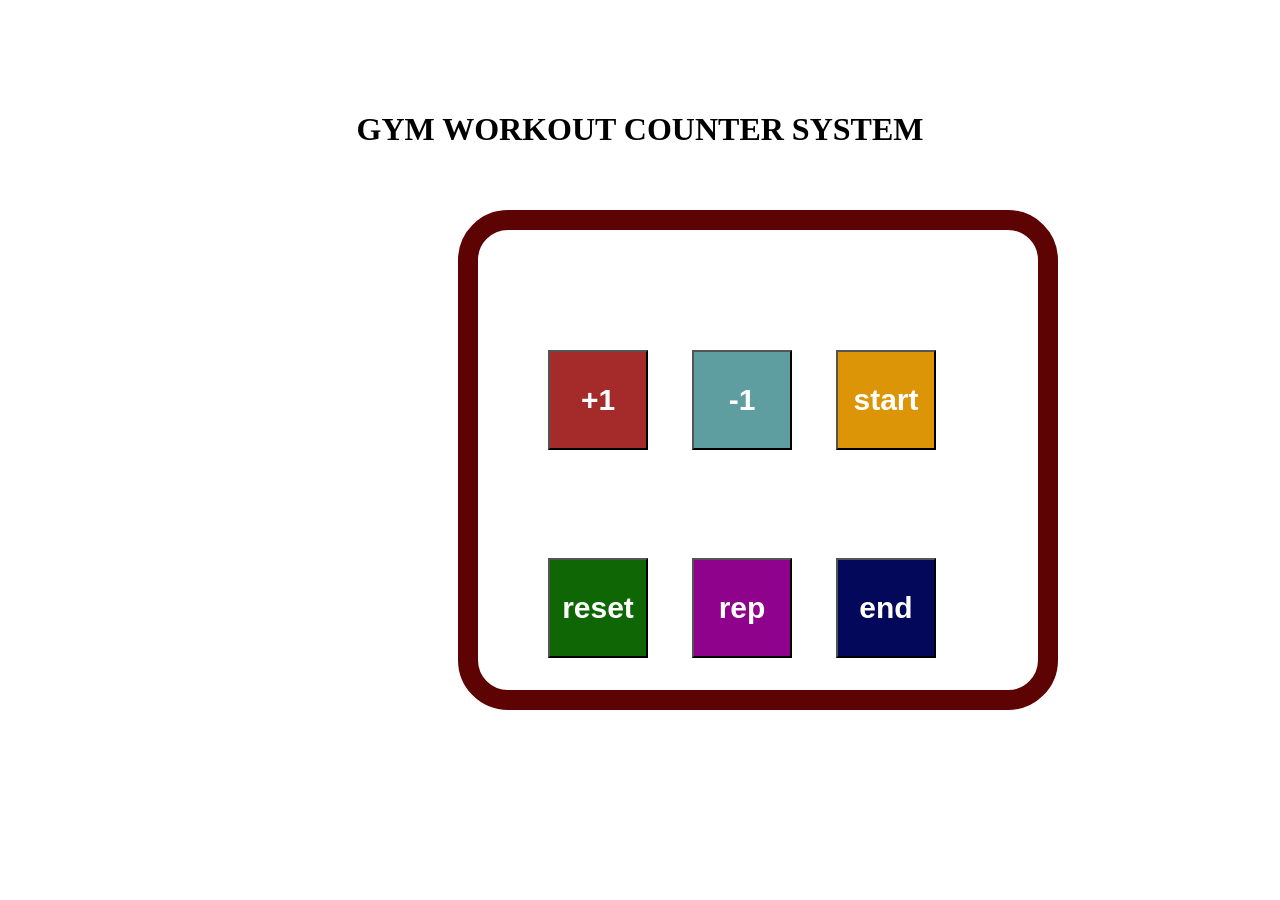
<file: gym workout counter/index.html>
<!DOCTYPE html>
<html lang="en">
  <head>
    <meta charset="UTF-8" />
    <meta name="viewport" content="width=device-width, initial-scale=1.0" />
    <title>Gym Workout Counter</title>
    <link rel="stylesheet" href="style.css" />
  </head>
  <body>
    <header>

    </header>
    <main>

        <div id="div1">
            <h1>GYM WORKOUT COUNTER SYSTEM </h1>
        </div>
        <div id="div2">
            <div class="btn">
                <button id="one" class="btn1 plus1" style="background-color: brown;">+1</button>
                <button id="two" class="btn1 minus1" style="background-color: cadetblue;">-1</button> 
                <button id="three" class="btn1 start" style="background-color: rgb(220, 149, 6);">start</button><br><br>
                <button id="four" class="btn1 reset " style="background-color: rgb(15, 102, 4);">reset</button>
                <button id="five" class="btn1 curent resp " style="background-color: rgb(143, 3, 140);">rep</button>
                <button id="six" class="btn1 end" style="background-color: rgb(3, 8, 90);">end</button> 
            </div>
        </div>
    </main>
    <footer>

    </footer>
    <script src="script.js"></script>
  </body>
</html>
</file>
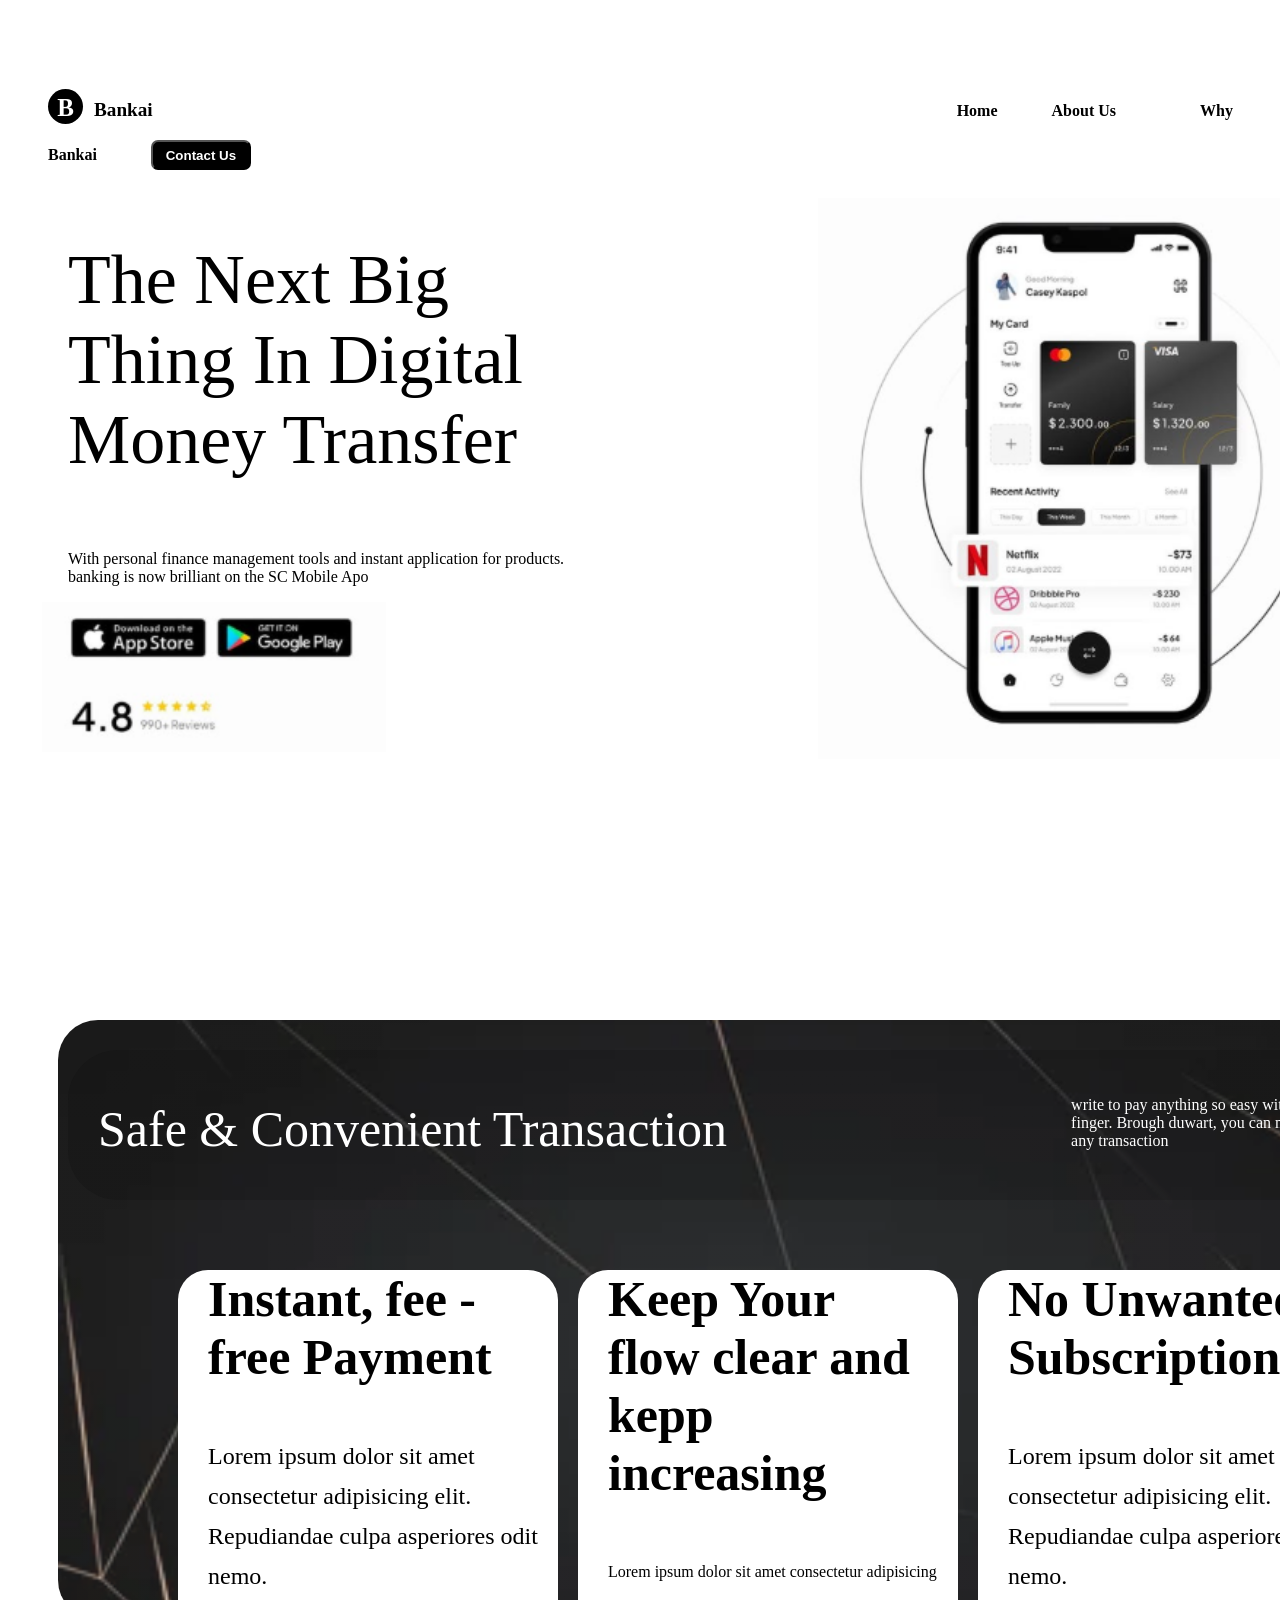
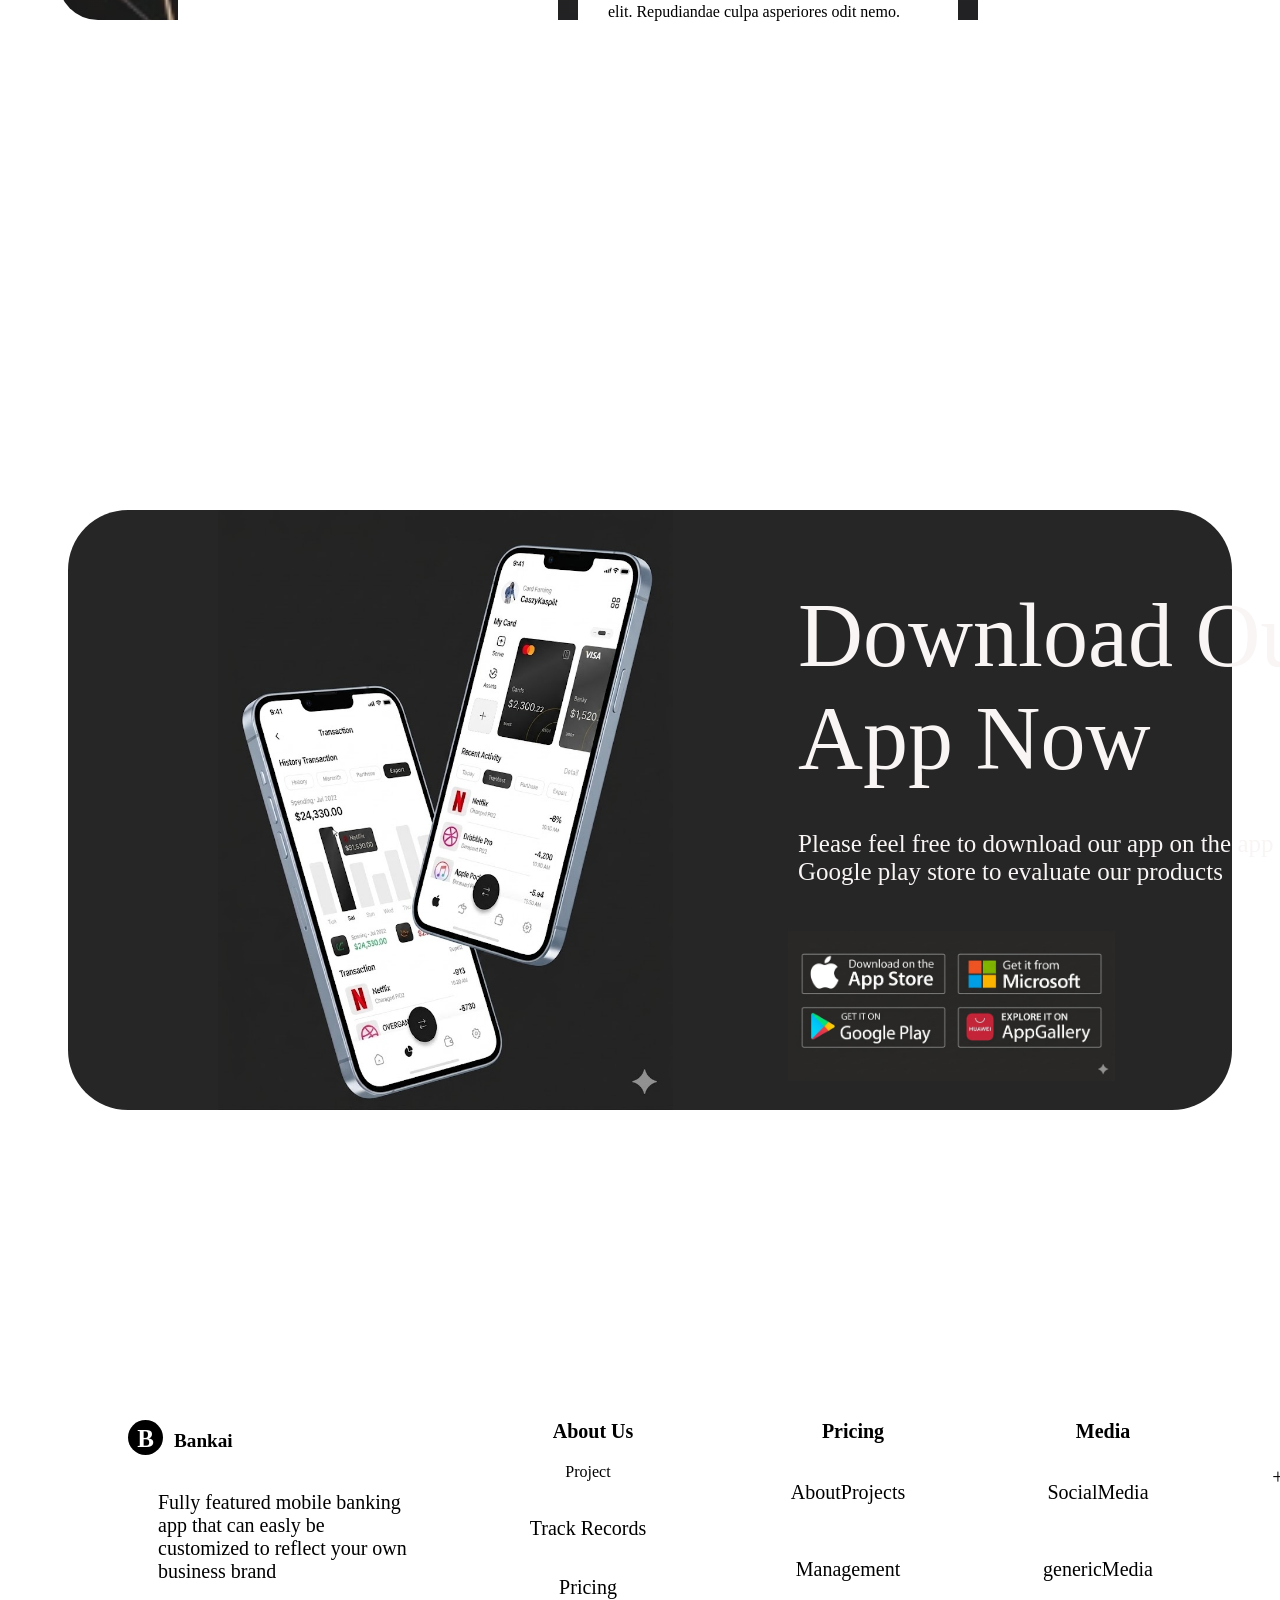
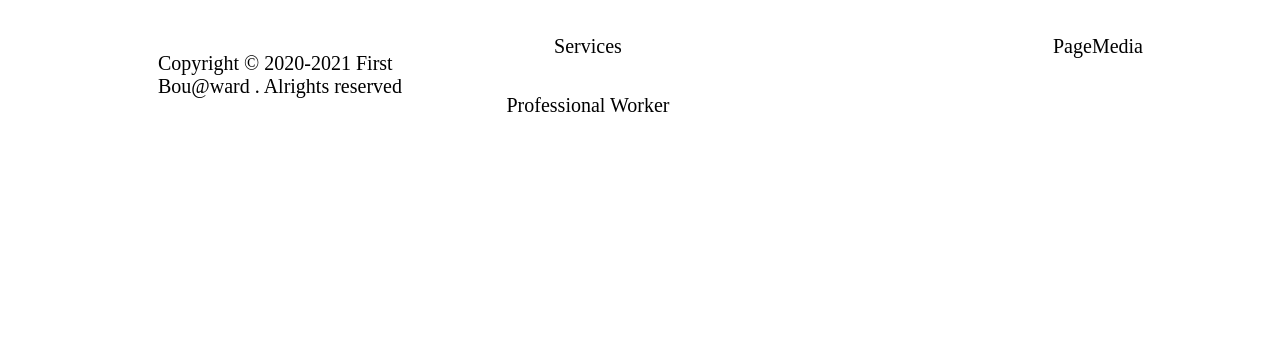
<file: project/index.html>
<!DOCTYPE html>
<html lang="en">
<head>
    <meta charset="UTF-8">
    <meta name="viewport" content="width=device-width, initial-scale=1.0">
    <title>Bankai.com</title>
    <link rel="stylesheet" href="style.css">
</head>
<body>
    <header>
        <div id="navbar">
            <div id="logo">B</div>
            <h3> Bankai</h3>
            <a id="home" href="#">Home</a>
            <a id="about" href="#">About Us</a>
            <a id="bankai" href="#">Why Bankai</a>
            <button id="contact" >Contact Us</button>
        </div>
    </header>
    <main>
        <div id="body-page1">

            <div id="main-content">
                <p id="heading">The Next Big Thing In Digital Money Transfer</p>
                <p>With personal finance management tools and instant application for products.
                    banking is now brilliant on the SC Mobile Apo
                </p>
                    <img id="rating-image" src="rating image.png" alt="AppStoreRating">
            </div>
            <div >
                    <img id="image" src="paga1.png" alt="mobile-image">
            </div>
        </div>
        <div id="page2" style="background: linear-gradient(rgba(255, 255, 255, 0.1), rgba(255, 255, 255, 0.1)),  url('1.webp') no-repeat center / cover; height: 600px; width: 1390px; margin: 50px; border-radius: 40px;">
            <div id="navbar-page2">

                <p id="page2-heading">Safe & Convenient Transaction</p>
                <p id="para-content">write to pay anything so easy with the touch of a <br>finger.
                    Brough duwart, you can make practically <br>any transaction
            </div>
            </p>
            <div id="div1">
                <p id="page2-subheading1">Instant, fee - free Payment</p>
                <p id="page2-para">Lorem ipsum dolor sit amet consectetur adipisicing elit. Repudiandae culpa asperiores odit nemo.</p>
            </div>
            <div id="div2">
                <p id="page2-subheading2">Keep Your flow clear and kepp increasing</p>
                <p id="page2-para2">Lorem ipsum dolor sit amet consectetur adipisicing elit. Repudiandae culpa asperiores odit nemo.</p>
            </div>
            <div id="div3">
                <p id="page2-subheading3">No Unwanted Subscriptions</p>
                <p id="page2-para3">Lorem ipsum dolor sit amet consectetur adipisicing elit. Repudiandae culpa asperiores odit nemo.</p>
            </div>

        </div>
    </main>
    <div style="height: 200px;"></div>
    <div style="height: 200px;"></div>
    <div id="page5" style="background-color: rgb(39, 38, 38); height: 600px; margin: 40px; margin-left: 60px; border-radius: 60px;">
        <img id="page5-image" src="fc2c3821-18c1-4ba2-b772-fd233ca8d1c2.jfif" alt="mobile image" height="600px" style="background: transparent;">
        <div id="page5-content" style="height: 300px; width: 650px;">
            <p style="font-size: 90px; color: rgb(249, 245, 245); transform: translate(700px,-620px);">Download Our App Now </p>
            <p style= " font-size: 25px; color: rgb(249, 245, 245); transform: translate(700px,-670px);">Please feel free to download our app on the app store or<br>Google play store to evaluate our products</p>
            <img src="download (1).jfif" alt="Appstore images" style="height: 150px; display: inline-flex;  transform: translate(720px,-650px);">
        </div>
    </div>
    <div style="height: 100px;"></div>
    <footer>
        <div id="footer">
            <div id="Copyright">
                <div id="logo">B</div>
                <h3> Bankai</h3>
                <p style="font-family: 'Times New Roman', Times, serif; font-size: 20px;">Fully featured mobile banking app that can easly be customized to reflect your own business brand
                    <br><br><br><br>
                    Copyright &#169 2020-2021 First Bou@ward . Alrights reserved
                </p>
            </div>
            <div id="About-Us">

                <p >
                    <p style="font-weight: 700; font-size: 20px;">About Us</p>
                    <a href="#" style="text-decoration: none; color: black;" >Project</a><br><br><br>
                    <a href="#" style="text-decoration: none; color: black;font-size: 20px;">Track Records</a><br><br><br>
                    <a href="#" style="text-decoration: none; color: black;font-size: 20px;">Pricing</a><br><br><br>
                    <a href="#" style="text-decoration: none; color: black; font-size: 20px;">Services</a><br><br><br>
                    <a href="#" style="text-decoration: none; color: black; font-size: 20px;">Professional Worker</a><br><br>
                </p>
            </div>
            <div id="Pricing">

                <p>
                    <p style="font-weight: 700; font-size: 20px;">Pricing</p><br>
                    <a href="#" style="text-decoration: none; color: black;font-size: 20px;">AboutProjects</a><br><br><br><br>
                    <a href="#" style="text-decoration: none; color: black; font-size: 20px;">Management</a><br><br><br><br>
                </p>
            </div>
            <div id="media">

                <p >
                    <p style="font-weight: 700; font-size: 20px;">Media</p><br>
                    <a href="#" style="text-decoration: none; color: black; font-size: 20px;">SocialMedia</a><br><br><br><br>
                    <a href="#" style="text-decoration: none; color: black; font-size: 20px;">genericMedia</a><br><br><br><br>
                    <a href="#" style="text-decoration: none; color: black; font-size: 20px;">PageMedia</a><br><br><br><br>
                </p>
            </div>
            <div id="contact1">

                <p style="font-weight: 500; font-size: 20px;">Contact<br><br>
                    +9180 1099 8870
                </p>
            </div>
        </div>
    </footer>
</body>
</html>
</file>
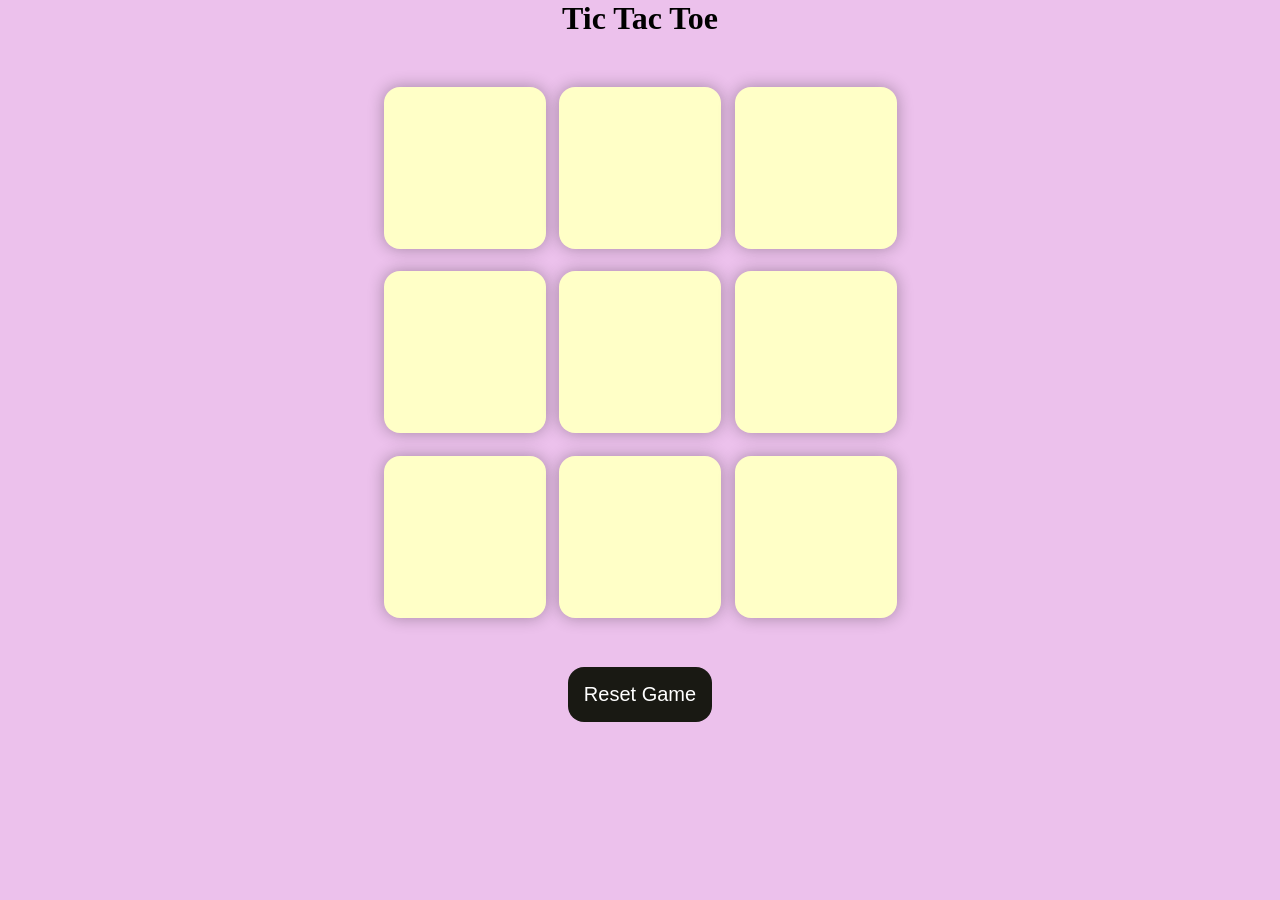
<file: tic-tac-toe/index.html>
<!DOCTYPE html>
<html lang="en">
  <head>
    <meta charset="UTF-8" />
    <meta name="viewport" content="width=device-width, initial-scale=1.0" />
    <title>Tic-Tac-Toe Game</title>
    <link rel="stylesheet" href="style.css" />
  </head>
  <body>
    <div class="msg-container hide">
      <p id="msg">Winner</p>
      <button id="new-btn">New Game</button>
    </div>
    <main>
      <h1>Tic Tac Toe</h1>
      <div class="container">
        <div class="game">
          <button class="box"></button>
          <button class="box"></button>
          <button class="box"></button>
          <button class="box"></button>
          <button class="box"></button>
          <button class="box"></button>
          <button class="box"></button>
          <button class="box"></button>
          <button class="box"></button>
        </div>
      </div>
      <button id="reset-btn">Reset Game</button>
    </main>
    <script src="script.js"></script>
  </body>
</html>
</file>
<file: gym workout counter/style.css>
#div1{
    margin-top:10vmin;
    justify-content: center;
    align-items: center;
    display: flex;
    flex-wrap: wrap;
}

#div2{
    height: 400px;
    width: 500px;
    border: 20px, solid rgb(94, 3, 3);
    border-radius: 50px;
    margin: 40px;
    padding: 30px;
    justify-content: center;
    align-items: center;
    flex-direction: column;
    gap: 4rem;
    margin-left: 450px;
}

.btn1{
    height: 100px;
    width: 100px;
    margin-top:10vmin;
    justify-content: center;
    align-items: center;
    display: inline;
    color: white;
    font-size: medium;
    font-weight: 400; 
    box-shadow: 0 ,0, 1rem rgba(0, 0, 0, 0.6);
    gap: 5.5vmin;
    font-size: 30px;
    font-weight: 600;
    margin-left: 40px;
}
</file>
<file: project/style.css>
#logo{
    height: 25px;
    width: 25px;
    border-radius: 50%;
    background-color: black;
    font-weight: 900;
    text-align: center;
    color: white;
    padding: 5px;
    font-size: 25px;
    /* font-family: Arial, Helvetica, sans-serif; */
    display: inline-block;
    margin-right: 7px;
}
#home{
    margin-left: 800px;
    text-decoration: none;
    color: black;
    font-weight: 600;
}
#about{
    margin-left: 50px;
    text-decoration: none;
    color: black;
    font-weight: 600;
}
#bankai{
    margin-left: 80px;
    text-decoration: none;
    color: black;
    font-weight: 600;
}
#contact{
    margin-left: 50px;
    text-decoration: none;
    color: white;
    font-weight: 600;
    border-radius: 07px;
    height: 30px;
    width: 100px;
    background-color: black;
}
h3{
    display: inline-block;
    font-size: larger;
}
#navbar{
    /* margin-top: 20px; */
    /* margin-: 40px; */
    /* background-color: gray; */
    margin-left: 40px;
    margin-top: 80px;
}
#image{
    height: auto;
    width: 550px;
    transform: translate(180px,-90px);
}
#main-content{
    width: 600px;
    height: 800px;
}
#heading{
    font-size: 70px;
}
#rating-image{
    height: 150px;
    align-items: center;
    display: inline-block;
    margin-left: 04px;
}
p{
    margin-left: 30px;
    margin-right: 20px;
}
#body-page1{
    display: flex;
    align-items: center;
    justify-content: gap;
    margin-left: 30px;

}

#page2-heading{
    color: white;
    font-size: 50px;
    display: inline-block; 
}
#para-content{
    color: white;
    display: inline-block;
    margin-left: 320px;
    font-weight: 50;
    font-family: Georgia, 'Times New Roman', Times, serif;
}
#div1{
    height: 450px;
    width: 380px;
    background-color: white;
    margin-left: 20px;
    transform: translate(100px,50px);
    /* display: inline; */
    border-radius: 30px;
}
#div2{
    height: 450px;
    width: 380px;
    background-color: white;
    margin-left: 20px;
    transform: translate(500px,-450px); 
    border-radius: 30px;
}
#div3{
    height:450px;
    width: 380px;
    background-color: white;
    margin-left: 20px;
    transform: translate(900px,-950px);
    border-radius: 30px;
}

#navbar-page2{
    /* margin-top: 100px; */
    margin-left: 10px;
    margin-right: 10px;
    margin-bottom: 20px;
    background-color: rgba(14, 13, 13, 0.2);
    height: 150px;
    border-radius: 50px;
    transform: translate(0px,30px);
}
#page2-subheading1{
    font-size: 50px;
    font-weight: 900;
}
#page2-subheading2{
    font-size: 50px;
    font-weight: 900;
}
#page2-subheading3{
    font-size: 50px;
    font-weight: 900;
}
#page2-para{
    line-height: 40px;
    font-family: 'Times New Roman', Times, serif;
    font-size: 150%;
}
#page2-para2{
    line-height: 40px;
    font-family: 'Times New Roman', Times, serif;
    font-size: 100%;
}
#page2-para3{
    line-height: 40px;
    font-family: 'Times New Roman', Times, serif;
    font-size: 150%;
}
#footer{
    height: 600px;
    /* background-color: pink; */
    margin: 40px;
    margin-top: 50px;
}
#About-Us{
    margin: 40px;
    margin-top: 50px;
    background-color: white;
    width: 200px;
    height: 350px;
    /* align-items: center; */
    /* text-decoration: none; */
    transform: translate(400px,-280px);
    text-align: center;
}
#Pricing{
    margin: 40px;
    margin-top: 80px;
    background-color: white;
    width: 200px;
    height: 350px;
    transform: translate(660px,-710px);
    text-align: center;
}
#media{
    margin: 40px;
    background-color: white;
    width: 200px;
    height: 350px;
    transform: translate(910px,-1100px);
    text-align: center;
}
#contact1{
    margin: 40px;
    background-color: white;
    width: 200px;
    height: 350px;
    transform: translate(1150px,-1490px);
    text-align: center;
}
#Copyright{
    margin: 40px;
    background-color: white;
    width: 300px;
    height: 350px;
    transform: translate(40px,110px);
}
#page5-image{
    transform: translate(-350px , -380);
    margin-left: 150px;
}
#page5-content{
    
}
</file>
<file: tic-tac-toe/style.css>
* {
  margin: 0;
  padding: 0;
}

body {
  background-color: #ecc1ec;
  text-align: center;
}

.container {
  height: 70vh;
  display: flex;

  justify-content: center;
  align-items: center;
}

.game {
  height: 60vmin;
  width: 60vmin;
  display: flex;
  flex-wrap: wrap;
  justify-content: center;
  align-items: center;
  gap: 1.5vmin;
}

.box {
  height: 18vmin;
  width: 18vmin;
  border-radius: 1rem;
  border: none;
  box-shadow: 0 0 1rem rgba(0, 0, 0, 0.3);
  font-size: 8vmin;
  color: #b0413e;
  background-color: #ffffc7;
}

#reset-btn {
  padding: 1rem;
  font-size: 1.25rem;
  background-color: #191913;
  color: #fff;
  border-radius: 1rem;
  border: none;
}

#new-btn {
  padding: 1rem;
  font-size: 1.25rem;
  background-color: #191913;
  color: #fff;
  border-radius: 1rem;
  border: none;
}

#msg {
  color: #ffffc7;
  font-size: 5vmin;
}

.msg-container {
  height: 100vmin;
  display: flex;
  justify-content: center;
  align-items: center;
  flex-direction: column;
  gap: 4rem;
}

.hide {
  display: none;
}
</file>
